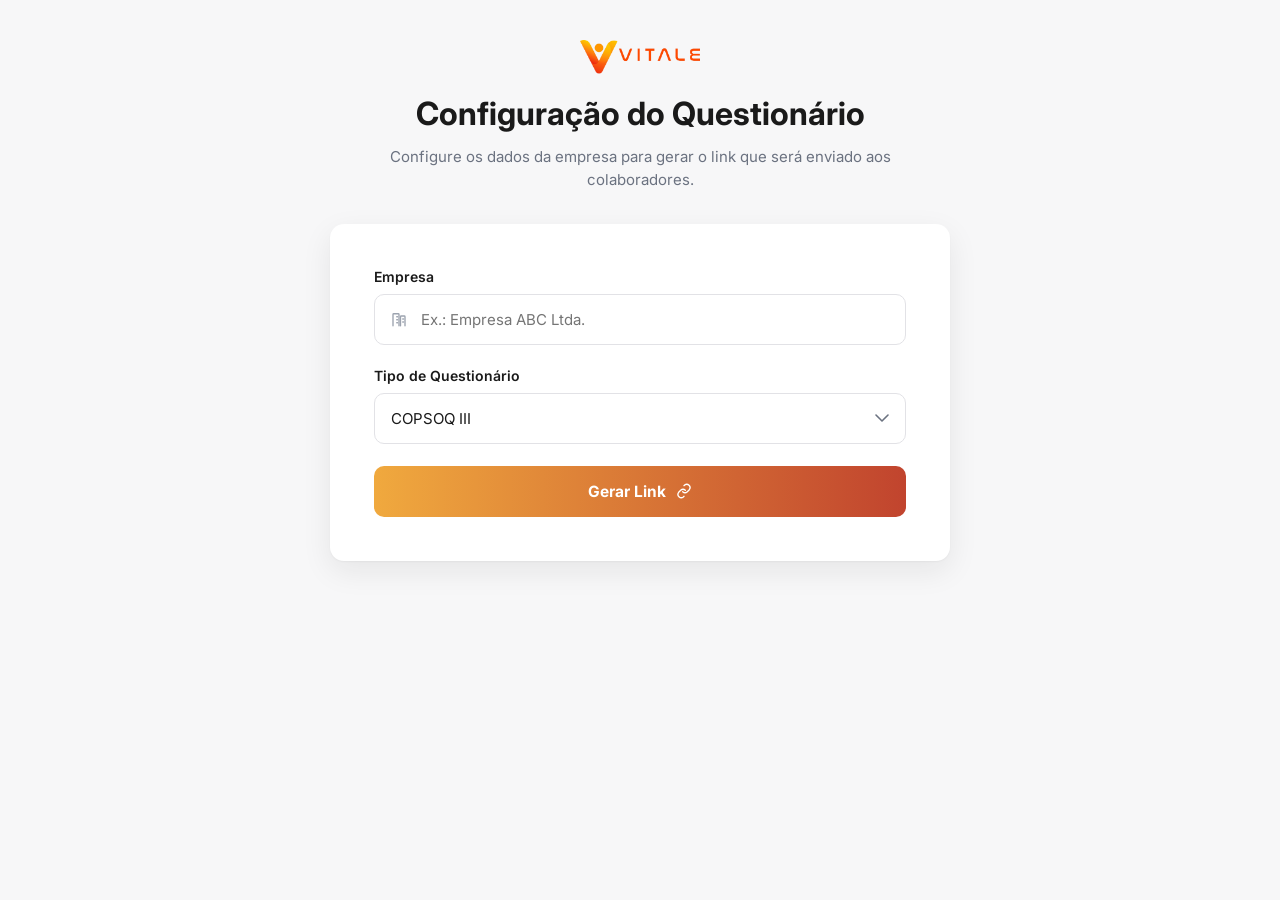
<file: index.html>
<!DOCTYPE html>
<html lang="pt-BR">
<head>
<meta charset="UTF-8" />
<meta name="viewport" content="width=device-width, initial-scale=1.0" />
<title>Configuração do Questionário — Vitale</title>

<link rel="preconnect" href="https://fonts.googleapis.com">
<link href="https://fonts.googleapis.com/css2?family=Inter:wght@400;600;700&display=swap" rel="stylesheet">
<link rel="stylesheet" href="styles.css" />
</head>
<body>

<div class="brand">
  <img
    src="assets/logodeitado.png"
    alt="Vitale"
    onerror="this.replaceWith(Object.assign(document.createElement('div'),{className:'brand__fallback',innerHTML:'<span class=\'v-mark\'></span>VITALE'}))"
  />
</div>

<main class="admin-shell">
  <div class="admin-head">
    <h1>Configuração do Questionário</h1>
    <p>Configure os dados da empresa para gerar o link que será enviado aos colaboradores.</p>
  </div>

  <div class="admin-card">

    <div class="field">
      <label for="company">Empresa</label>

      <div class="field-input-wrap">
        <span class="field-icon">
          <svg width="18" height="18" viewBox="0 0 24 24" fill="none" stroke="currentColor" stroke-width="1.8">
            <path d="M4 21V6a1 1 0 0 1 1-1h6a1 1 0 0 1 1 1v15" stroke-linecap="round" stroke-linejoin="round"/>
            <path d="M14 21V9a1 1 0 0 1 1-1h4a1 1 0 0 1 1 1v12" stroke-linecap="round" stroke-linejoin="round"/>
            <path d="M9 9h1M9 13h1M9 17h1M17 12h1M17 16h1" stroke-linecap="round"/>
          </svg>
        </span>

        <input
          type="text"
          id="company"
          placeholder="Ex.: Empresa ABC Ltda."
          autocomplete="off"
        />
      </div>
    </div>

    <p class="error-msg" id="error-msg">
      Informe o nome da empresa antes de gerar o link.
    </p>

    <div class="field">
      <label for="questionnaire">Tipo de Questionário</label>

      <select id="questionnaire">
        <option value="copsoq3">COPSOQ III</option>
        <option value="hse-it-indoor">Vitale Indoor</option>
        <option value="hse-it-outdoor">Vitale Outdoor</option>
      </select>
    </div>

    <button class="btn-primary" id="generate-btn">
      Gerar Link

      <svg width="16" height="16" viewBox="0 0 24 24" fill="none" stroke="currentColor" stroke-width="2">
        <path d="M10 13a5 5 0 0 0 7 0l3-3a5 5 0 0 0-7-7l-1 1" stroke-linecap="round" stroke-linejoin="round"/>
        <path d="M14 11a5 5 0 0 0-7 0l-3 3a5 5 0 0 0 7 7l1-1" stroke-linecap="round" stroke-linejoin="round"/>
      </svg>
    </button>

    <div class="link-result" id="link-result">
      <p class="link-result__label">
        Link para enviar aos funcionários
      </p>

      <div class="link-result__box">
        <input type="text" id="link-output" readonly />
        <button id="copy-btn">Copiar</button>
        <button id="share-btn" class="btn-secondary">Compartilhar</button>
      </div>

      <button type="button" id="qr-trigger" class="link-result__qr-trigger">
        <svg width="16" height="16" viewBox="0 0 24 24" fill="none" stroke="currentColor" stroke-width="2" aria-hidden="true">
          <rect x="3" y="3" width="7" height="7" rx="1"/>
          <rect x="14" y="3" width="7" height="7" rx="1"/>
          <rect x="3" y="14" width="7" height="7" rx="1"/>
          <path d="M14 14h3v3h-3zM18 18h3v3h-3zM14 18h3M18 14v3"/>
        </svg>
        Mostrar QR Code
      </button>

      <p class="link-result__hint" id="link-hint">
        Envie este link por WhatsApp, e-mail ou QR code. Funciona em celular e computador.
      </p>
    </div>

  </div>
</main>

<!-- Modal: QR Code -->
<div class="qr-modal" id="qr-modal" role="dialog" aria-modal="true" aria-labelledby="qr-modal-title" aria-hidden="true">
  <div class="qr-modal__overlay" aria-hidden="true"></div>
  <div class="qr-modal__card">
    <button class="qr-modal__close" id="qr-modal-close" type="button" aria-label="Fechar">
      <svg width="18" height="18" viewBox="0 0 24 24" fill="none" stroke="currentColor" stroke-width="2" stroke-linecap="round" stroke-linejoin="round">
        <path d="M18 6L6 18M6 6l12 12"/>
      </svg>
    </button>

    <p class="qr-modal__eyebrow">Compartilhar</p>
    <h2 id="qr-modal-title">QR Code do questionário</h2>
    <p class="qr-modal__hint">Aponte a câmera do celular para abrir o link.</p>

    <div class="qr-modal__canvas" id="qr-canvas" aria-live="polite"></div>

    <p class="qr-modal__error" id="qr-error" hidden></p>

    <div class="qr-modal__linkbox">
      <input type="text" id="qr-link" readonly />
    </div>

    <div class="qr-modal__actions">
      <button class="btn-secondary" id="qr-copy-btn" type="button">Copiar</button>
      <button class="btn-primary" id="qr-share-btn" type="button">Compartilhar</button>
    </div>
  </div>
</div>

<script src="js/link-service.js"></script>
<script src="js/qrcode.min.js"></script>
<script src="js/env.config.js"></script>
<script src="js/env.js"></script>
<script src="app-admin.js"></script>

</body>
</html>
</file>
<file: styles.css>
/* ============================================================
   Vitale — identidade visual aplicada sobre o mesmo HTML/JS
   funcional do MVP (leitura de URL, navegação, envio).
   ============================================================ */
:root {
  --ink: #1a1a1a;
  --ink-soft: #6b7280;
  --ink-faint: #9ca3af;
  --paper: #ffffff;
  --paper-muted: #f7f7f8;
  --line: #e2e2e6;

  --gold: #f0a93e;
  --orange: #c1442e;
  --brand-gradient: linear-gradient(90deg, var(--gold), var(--orange));
  --heading-accent: #8a3324;

  --font-body: "Inter", -apple-system, BlinkMacSystemFont, sans-serif;
  --font-display: "Inter", -apple-system, BlinkMacSystemFont, sans-serif;

  --radius: 14px;
  --shadow: 0 1px 2px rgba(20, 20, 20, 0.04), 0 10px 30px rgba(20, 20, 20, 0.08);
}

* { box-sizing: border-box; }

html, body {
  margin: 0;
  padding: 0;
  background: var(--paper-muted);
  color: var(--ink);
  font-family: var(--font-body);
  -webkit-font-smoothing: antialiased;
}

body {
  min-height: 100vh;
  display: flex;
  flex-direction: column;
}

::selection { background: #f5d9b8; color: var(--ink); }
a { color: var(--orange); }

button {
  font-family: var(--font-body);
  cursor: pointer;
  border: none;
}

button:focus-visible,
input:focus-visible,
select:focus-visible,
a:focus-visible {
  outline: 2px solid var(--orange);
  outline-offset: 2px;
}

/* ---------- logo ---------- */
.brand {
  display: flex;
  justify-content: center;
  padding: 40px 20px 8px;
}

.brand img {
  height: 34px;
  width: auto;
}

/* fallback textual caso a imagem não carregue */
.brand__fallback {
  display: flex;
  align-items: center;
  gap: 8px;
  font-weight: 700;
  font-size: 20px;
  letter-spacing: 0.02em;
  color: var(--ink);
}

.brand__fallback span.v-mark {
  width: 22px;
  height: 22px;
  border-radius: 6px;
  background: var(--brand-gradient);
}

/* ---------- Tela 1: Administração ---------- */
.admin-shell {
  flex: 1;
  display: flex;
  flex-direction: column;
  align-items: center;
  padding: 8px 20px 48px;
}

.admin-head {
  text-align: center;
  max-width: 560px;
  margin-bottom: 32px;
}

.admin-head h1 {
  font-size: clamp(26px, 4vw, 32px);
  font-weight: 700;
  color: var(--ink);
  margin: 4px 0 12px;
}

.admin-head p {
  color: var(--ink-soft);
  font-size: 15px;
  line-height: 1.55;
  margin: 0;
}

.admin-card {
  width: 100%;
  max-width: 620px;
  background: var(--paper);
  border-radius: var(--radius);
  box-shadow: var(--shadow);
  padding: clamp(28px, 5vw, 44px);
}

.field { margin-bottom: 22px; }

.field label {
  display: block;
  font-size: 14px;
  font-weight: 600;
  color: var(--ink);
  margin-bottom: 9px;
}

.field-input-wrap {
  position: relative;
}

.field-input-wrap .field-icon {
  position: absolute;
  left: 16px;
  top: 50%;
  transform: translateY(-50%);
  color: var(--ink-faint);
  display: flex;
  pointer-events: none;
}

.field input[type="text"] {
  width: 100%;
  padding: 15px 16px 15px 46px;
  border-radius: 10px;
  border: 1.5px solid var(--line);
  background: var(--paper);
  color: var(--ink);
  font-size: 15px;
  font-family: var(--font-body);
  transition: border-color 0.15s ease;
}

.field select {
  width: 100%;
  padding: 15px 40px 15px 16px;
  border-radius: 10px;
  border: 1.5px solid var(--line);
  background: var(--paper);
  color: var(--ink);
  font-size: 15px;
  font-family: var(--font-body);
  appearance: none;
  background-image: url("data:image/svg+xml,%3Csvg xmlns='http://www.w3.org/2000/svg' width='14' height='9'%3E%3Cpath d='M1 1l6 6 6-6' stroke='%236b7280' stroke-width='1.6' fill='none' stroke-linecap='round' stroke-linejoin='round'/%3E%3C/svg%3E");
  background-repeat: no-repeat;
  background-position: right 16px center;
}

.field input[type="text"]:focus,
.field select:focus {
  border-color: var(--orange);
}

.btn-primary {
  width: 100%;
  display: flex;
  align-items: center;
  justify-content: center;
  gap: 10px;
  padding: 16px 18px;
  background: var(--brand-gradient);
  color: #fff;
  border-radius: 10px;
  font-size: 15.5px;
  font-weight: 700;
  transition: filter 0.15s ease, transform 0.1s ease;
}

.btn-primary:hover { filter: brightness(1.05); }
.btn-primary:active { transform: translateY(1px); }

.error-msg {
  color: var(--orange);
  font-size: 13px;
  margin-top: -12px;
  margin-bottom: 18px;
  display: none;
}
.error-msg.is-visible { display: block; }

.link-result {
  margin-top: 26px;
  border-top: 1px dashed var(--line);
  padding-top: 22px;
  display: none;
}
.link-result.is-visible { display: block; }

.link-result__label {
  font-size: 12.5px;
  font-weight: 600;
  color: var(--ink-soft);
  margin-bottom: 8px;
}

.link-result__box { display: flex; gap: 8px; }

.link-result__box input {
  flex: 1;
  padding: 12px 14px;
  border-radius: 8px;
  border: 1.5px solid var(--line);
  background: var(--paper-muted);
  font-size: 12.5px;
  color: var(--ink-soft);
}

.link-result__box button {
  padding: 0 18px;
  border-radius: 8px;
  background: var(--ink);
  color: #fff;
  font-size: 13px;
  font-weight: 600;
  white-space: nowrap;
}
.link-result__box button:hover { background: #000; }

.link-result__hint {
  margin-top: 10px;
  font-size: 12.5px;
  color: var(--ink-faint);
}

.link-result__qr-trigger {
  margin-top: 12px;
  display: inline-flex;
  align-items: center;
  gap: 8px;
  padding: 8px 12px;
  background: transparent;
  color: var(--orange);
  border-radius: 8px;
  font-size: 13px;
  font-weight: 600;
  transition: background 0.15s ease;
}
.link-result__qr-trigger:hover { background: rgba(193, 68, 46, 0.06); }
.link-result__qr-trigger:active { transform: translateY(1px); }

.btn-secondary {
  padding: 0 18px;
  border-radius: 8px;
  background: var(--paper);
  color: var(--ink);
  border: 1.5px solid var(--line);
  font-size: 13px;
  font-weight: 600;
  white-space: nowrap;
  transition: border-color 0.15s ease, background 0.15s ease;
}
.btn-secondary:hover { border-color: var(--orange); color: var(--orange); }
.btn-secondary:disabled { opacity: 0.5; cursor: not-allowed; }

/* ---------- Modal: QR Code ---------- */
.qr-modal {
  position: fixed;
  inset: 0;
  display: none;
  align-items: center;
  justify-content: center;
  z-index: 100;
  padding: 20px;
}
.qr-modal.is-open { display: flex; }

.qr-modal__overlay {
  position: absolute;
  inset: 0;
  background: rgba(20, 20, 20, 0.55);
  backdrop-filter: blur(2px);
}

.qr-modal__card {
  position: relative;
  width: 100%;
  max-width: 420px;
  background: var(--paper);
  border-radius: var(--radius);
  box-shadow: var(--shadow);
  padding: clamp(24px, 5vw, 32px);
  text-align: center;
  max-height: calc(100vh - 40px);
  overflow-y: auto;
}

.qr-modal__close {
  position: absolute;
  top: 12px;
  right: 12px;
  width: 36px;
  height: 36px;
  border-radius: 50%;
  background: var(--paper-muted);
  color: var(--ink-soft);
  display: inline-flex;
  align-items: center;
  justify-content: center;
  transition: background 0.15s ease, color 0.15s ease;
}
.qr-modal__close:hover { background: var(--line); color: var(--ink); }

.qr-modal__eyebrow {
  font-size: 12px;
  font-weight: 700;
  letter-spacing: 0.08em;
  text-transform: uppercase;
  color: var(--orange);
  margin: 0 0 8px;
}

.qr-modal__card h2 {
  font-size: 20px;
  font-weight: 700;
  color: var(--ink);
  margin: 0 0 6px;
}

.qr-modal__hint {
  font-size: 13.5px;
  color: var(--ink-soft);
  margin: 0 0 18px;
}

.qr-modal__canvas {
  display: flex;
  align-items: center;
  justify-content: center;
  padding: 14px;
  background: var(--paper-muted);
  border-radius: 12px;
  margin: 0 auto 16px;
  min-height: 200px;
}
.qr-modal__canvas svg,
.qr-modal__canvas canvas {
  display: block;
  max-width: 100%;
  height: auto;
  border-radius: 6px;
}

.qr-modal__error {
  color: var(--orange);
  font-size: 13px;
  margin: 0 0 12px;
}

.qr-modal__linkbox input {
  width: 100%;
  padding: 11px 12px;
  border-radius: 8px;
  border: 1.5px solid var(--line);
  background: var(--paper-muted);
  font-size: 12px;
  color: var(--ink-soft);
  font-family: var(--font-body);
  margin-bottom: 14px;
}

.qr-modal__actions {
  display: flex;
  gap: 10px;
  justify-content: center;
}

.qr-modal__actions .btn-primary,
.qr-modal__actions .btn-secondary {
  flex: 1;
  padding: 12px 16px;
}

@media (max-width: 480px) {
  .link-result__box {
    flex-wrap: wrap;
  }
  .link-result__box input { flex: 1 1 100%; }
  .link-result__box button { flex: 1 1 auto; }

  .qr-modal__actions { flex-direction: column-reverse; }
  .qr-modal__actions .btn-primary,
  .qr-modal__actions .btn-secondary { width: 100%; }
}

/* ---------- Tela 2: Questionário ---------- */
.q-shell {
  flex: 1;
  display: flex;
  flex-direction: column;
  max-width: 680px;
  width: 100%;
  margin: 0 auto;
  padding: 0 20px 32px;
}

.q-header { text-align: center; padding: 4px 0 28px; }

.q-header__company {
  font-family: var(--font-body);
  font-size: 12.5px;
  font-weight: 700;
  letter-spacing: 0.08em;
  text-transform: uppercase;
  color: var(--ink-soft);
  margin: 0 0 8px;
}

.q-header__title {
  font-size: clamp(20px, 3.6vw, 26px);
  font-weight: 700;
  color: var(--heading-accent);
  margin: 0 0 10px;
}

.q-header__lede {
  font-size: 14px;
  color: var(--ink-soft);
  line-height: 1.55;
  margin: 0;
  max-width: 460px;
  margin-inline: auto;
}

.gauge { margin: 4px 0 20px; }

.gauge__row {
  display: flex;
  justify-content: space-between;
  align-items: baseline;
  margin-bottom: 8px;
}

.gauge__count {
  font-size: 13px;
  font-weight: 700;
  color: var(--heading-accent);
}
.gauge__count b { color: var(--heading-accent); }

.gauge__percent {
  font-size: 12.5px;
  color: var(--ink-soft);
  font-weight: 600;
}

.gauge__track {
  position: relative;
  height: 5px;
  background: var(--line);
  border-radius: 4px;
  overflow: hidden;
}

.gauge__fill {
  position: absolute;
  inset: 0 auto 0 0;
  background: var(--brand-gradient);
  border-radius: 4px;
  transition: width 0.35s cubic-bezier(0.4, 0, 0.2, 1);
}

.q-stage { padding: 8px 0 20px; }

.q-card__index {
  font-size: 12px;
  font-weight: 700;
  letter-spacing: 0.06em;
  text-transform: uppercase;
  color: var(--ink-faint);
  margin: 0 0 12px;
}

.q-card__text {
  font-size: clamp(19px, 3.2vw, 22px);
  line-height: 1.35;
  font-weight: 700;
  color: var(--ink);
  margin: 0 0 26px;
}

.q-options {
  display: flex;
  flex-direction: column;
  gap: 12px;
}

.q-option {
  display: flex;
  align-items: center;
  gap: 14px;
  padding: 16px 18px;
  border-radius: 10px;
  border: 1.5px solid var(--line);
  background: var(--paper);
  cursor: pointer;
  transition: border-color 0.15s ease;
}

.q-option:hover { border-color: var(--orange); }

.q-option.is-selected { border-color: var(--orange); }

.q-option__dot {
  width: 20px;
  height: 20px;
  border-radius: 50%;
  border: 1.5px solid var(--ink-faint);
  flex-shrink: 0;
  position: relative;
}

.q-option.is-selected .q-option__dot { border-color: var(--orange); }

.q-option.is-selected .q-option__dot::after {
  content: "";
  position: absolute;
  inset: 4px;
  border-radius: 50%;
  background: var(--brand-gradient);
}

.q-option__text {
  font-size: 15px;
  color: var(--ink);
}

.q-nav {
  display: flex;
  justify-content: space-between;
  align-items: center;
  padding: 8px 0 24px;
}

.q-btn {
  display: flex;
  align-items: center;
  gap: 8px;
  padding: 13px 22px;
  border-radius: 10px;
  font-size: 14.5px;
  font-weight: 700;
}

.q-btn--ghost {
  background: transparent;
  color: var(--ink-soft);
}
.q-btn--ghost:disabled { opacity: 0.4; cursor: not-allowed; }
.q-btn--ghost:not(:disabled):hover { color: var(--ink); }

.q-btn--solid {
  background: var(--brand-gradient);
  color: #fff;
}
.q-btn--solid:hover { filter: brightness(1.05); }
.q-btn--solid:disabled { opacity: 0.4; cursor: not-allowed; }

.q-footer {
  text-align: center;
  padding: 8px 0 28px;
  font-size: 12px;
  color: var(--ink-faint);
}

/* ---------- Tela 1.5: Identificação do colaborador ---------- */
.employee-shell {
  flex: 1;
  display: flex;
  align-items: center;
  justify-content: center;
  padding: 24px 20px 40px;
}

.employee-card {
  width: 100%;
  max-width: 620px;
  background: var(--paper);
  border-radius: var(--radius);
  box-shadow: var(--shadow);
  padding: clamp(28px, 5vw, 44px);
}

.employee-card h2 {
  font-size: clamp(22px, 3.6vw, 26px);
  font-weight: 700;
  color: var(--heading-accent);
  margin: 0 0 10px;
}

.employee-description {
  color: var(--ink-soft);
  font-size: 14.5px;
  line-height: 1.55;
  margin: 0 0 24px;
}

.employee-card .field input[type="number"] {
  width: 100%;
  padding: 15px 16px;
  border-radius: 10px;
  border: 1.5px solid var(--line);
  background: var(--paper);
  color: var(--ink);
  font-size: 15px;
  font-family: var(--font-body);
  transition: border-color 0.15s ease;
}

.employee-card .field input.is-invalid,
.employee-card .field select.is-invalid {
  border-color: var(--orange);
}

.employee-card .q-btn--solid {
  width: 100%;
  justify-content: center;
  margin-top: 8px;
}

/* estados de tela cheia: erro / carregando / obrigado */
.state-shell {
  flex: 1;
  display: flex;
  align-items: center;
  justify-content: center;
  padding: 24px;
  text-align: center;
}

.state-card { max-width: 420px; }

.state-card__icon {
  font-size: 12.5px;
  font-weight: 700;
  letter-spacing: 0.06em;
  text-transform: uppercase;
  color: var(--orange);
  margin-bottom: 14px;
}

.state-card h2 {
  font-size: 24px;
  font-weight: 700;
  margin: 0 0 10px;
  color: var(--ink);
}

.state-card p {
  color: var(--ink-soft);
  font-size: 14.5px;
  line-height: 1.55;
}

@media (prefers-reduced-motion: reduce) {
  .gauge__fill { transition: none; }
}

@media (max-width: 480px) {
  .q-nav { position: sticky; bottom: 0; background: var(--paper-muted); }
}
</file>
